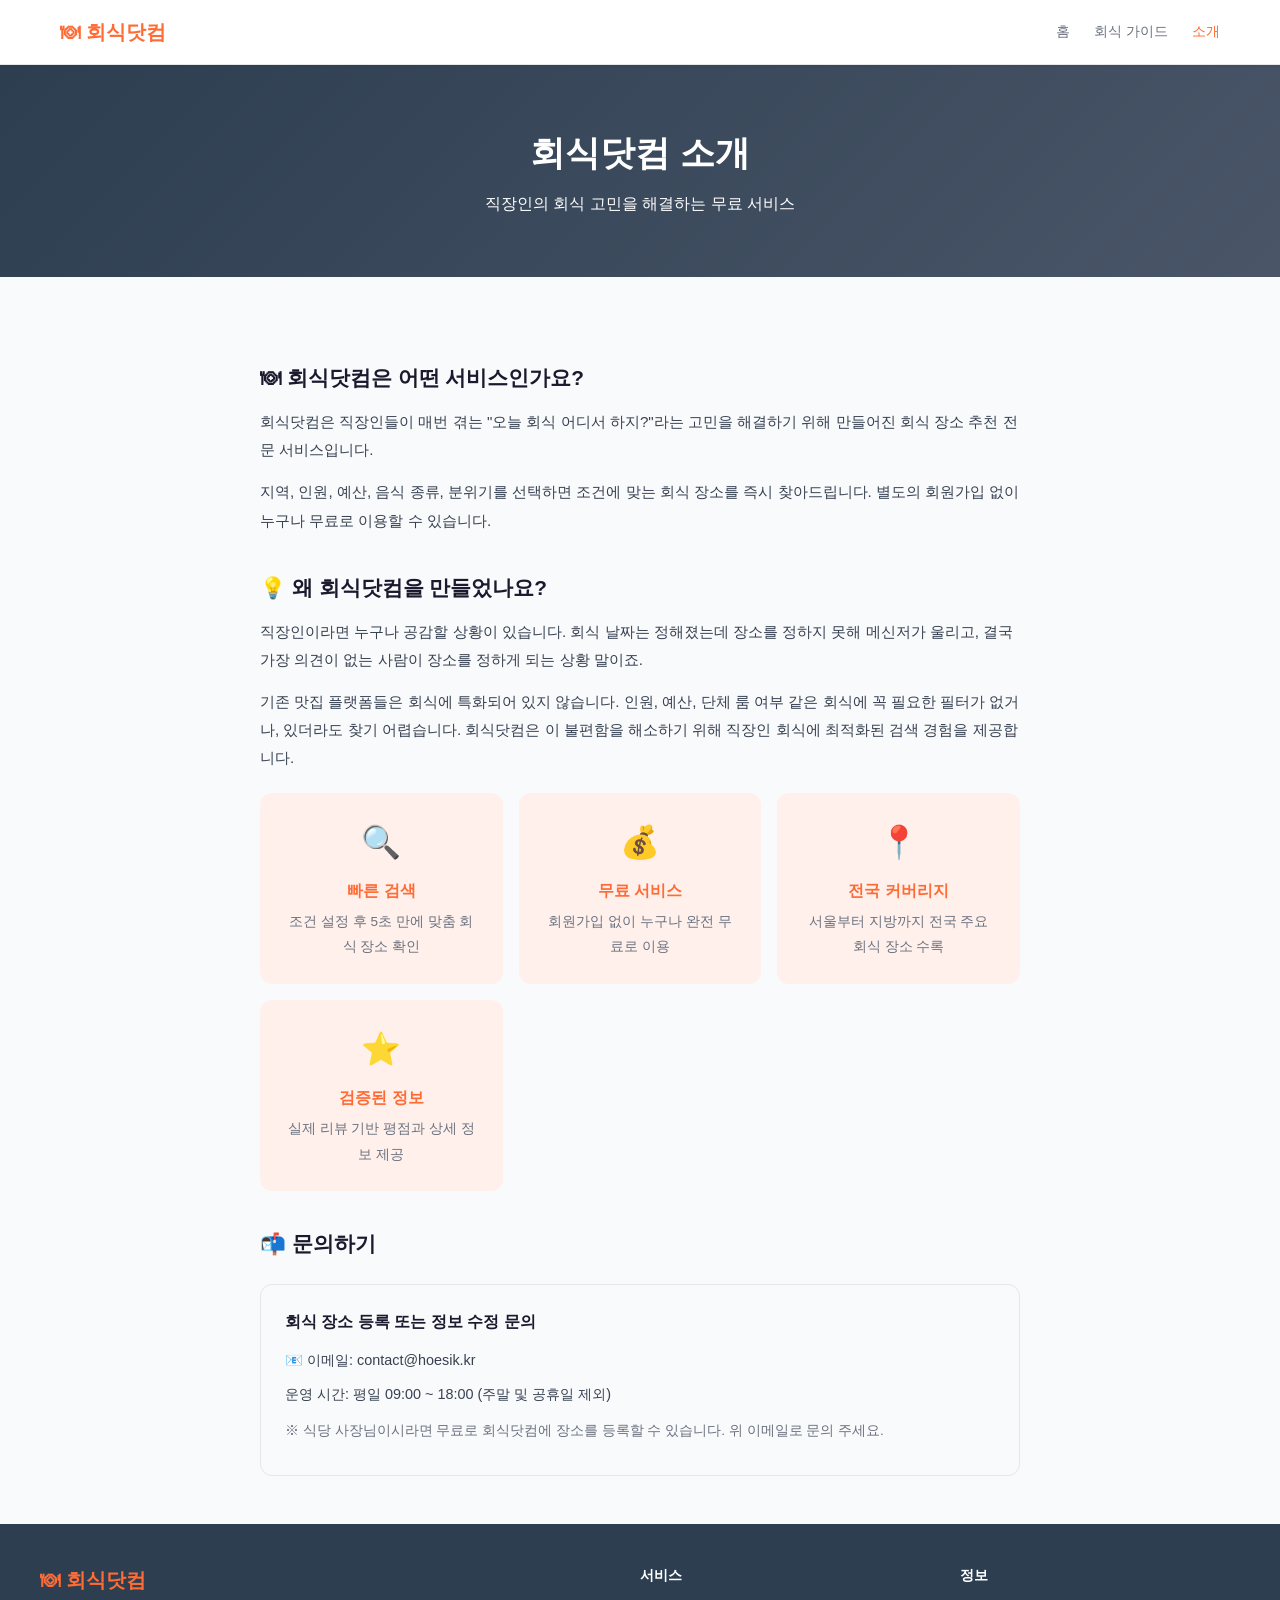
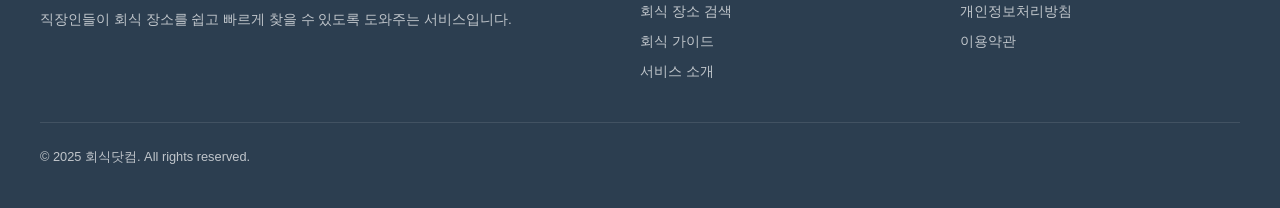
<file: about.html>
<!DOCTYPE html>
<html lang="ko">
<head>
  <meta charset="UTF-8">
  <meta name="viewport" content="width=device-width, initial-scale=1.0">
  <title>서비스 소개 | 회식닷컴</title>
  <meta name="description" content="회식닷컴은 직장인들이 회식 장소를 쉽고 빠르게 찾을 수 있도록 도와주는 무료 서비스입니다.">
  <link rel="stylesheet" href="./css/style.css">
  <style>
    .about-hero { background:linear-gradient(135deg,#2C3E50,#4a5568); color:white; padding:60px 20px; text-align:center; }
    .about-hero h1 { font-size:clamp(1.6rem,4vw,2.2rem); font-weight:900; margin-bottom:10px; }
    .about-page { max-width:800px; margin:0 auto; padding:48px 20px; }
    .about-page h2 { font-size:1.3rem; font-weight:800; margin:36px 0 14px; }
    .about-page p { font-size:.95rem; color:#374151; line-height:1.85; margin-bottom:14px; }
    .value-grid { display:grid; grid-template-columns:repeat(auto-fit,minmax(200px,1fr)); gap:16px; margin:20px 0; }
    .value-card { background:var(--primary-light); border-radius:var(--radius); padding:24px; text-align:center; }
    .value-card .icon { font-size:2rem; margin-bottom:10px; }
    .value-card h3 { font-size:1rem; font-weight:800; color:var(--primary); margin-bottom:6px; }
    .value-card p { font-size:.85rem; color:#6b7280; margin:0; }
    .contact-box { background:var(--bg); border:1px solid var(--border); border-radius:var(--radius); padding:24px; margin-top:24px; }
    .contact-box h3 { font-size:1rem; font-weight:800; margin-bottom:12px; }
    .contact-box p { font-size:.9rem; margin-bottom:8px; }
  </style>
</head>
<body>
<header>
  <div class="header-inner">
    <a href="/" class="logo">🍽 회식닷컴</a>
    <nav>
      <a href="/">홈</a>
      <a href="/guide.html">회식 가이드</a>
      <a href="/about.html" style="color:var(--primary)">소개</a>
    </nav>
  </div>
</header>

<div class="about-hero">
  <h1>회식닷컴 소개</h1>
  <p>직장인의 회식 고민을 해결하는 무료 서비스</p>
</div>

<div class="about-page">
  <h2>🍽 회식닷컴은 어떤 서비스인가요?</h2>
  <p>회식닷컴은 직장인들이 매번 겪는 "오늘 회식 어디서 하지?"라는 고민을 해결하기 위해 만들어진 회식 장소 추천 전문 서비스입니다.</p>
  <p>지역, 인원, 예산, 음식 종류, 분위기를 선택하면 조건에 맞는 회식 장소를 즉시 찾아드립니다. 별도의 회원가입 없이 누구나 무료로 이용할 수 있습니다.</p>

  <h2>💡 왜 회식닷컴을 만들었나요?</h2>
  <p>직장인이라면 누구나 공감할 상황이 있습니다. 회식 날짜는 정해졌는데 장소를 정하지 못해 메신저가 울리고, 결국 가장 의견이 없는 사람이 장소를 정하게 되는 상황 말이죠.</p>
  <p>기존 맛집 플랫폼들은 회식에 특화되어 있지 않습니다. 인원, 예산, 단체 룸 여부 같은 회식에 꼭 필요한 필터가 없거나, 있더라도 찾기 어렵습니다. 회식닷컴은 이 불편함을 해소하기 위해 직장인 회식에 최적화된 검색 경험을 제공합니다.</p>

  <div class="value-grid">
    <div class="value-card">
      <div class="icon">🔍</div>
      <h3>빠른 검색</h3>
      <p>조건 설정 후 5초 만에 맞춤 회식 장소 확인</p>
    </div>
    <div class="value-card">
      <div class="icon">💰</div>
      <h3>무료 서비스</h3>
      <p>회원가입 없이 누구나 완전 무료로 이용</p>
    </div>
    <div class="value-card">
      <div class="icon">📍</div>
      <h3>전국 커버리지</h3>
      <p>서울부터 지방까지 전국 주요 회식 장소 수록</p>
    </div>
    <div class="value-card">
      <div class="icon">⭐</div>
      <h3>검증된 정보</h3>
      <p>실제 리뷰 기반 평점과 상세 정보 제공</p>
    </div>
  </div>

  <h2>📬 문의하기</h2>
  <div class="contact-box">
    <h3>회식 장소 등록 또는 정보 수정 문의</h3>
    <p>📧 이메일: contact@hoesik.kr</p>
    <p>운영 시간: 평일 09:00 ~ 18:00 (주말 및 공휴일 제외)</p>
    <p style="font-size:.85rem;color:var(--text-muted);margin-top:10px">※ 식당 사장님이시라면 무료로 회식닷컴에 장소를 등록할 수 있습니다. 위 이메일로 문의 주세요.</p>
  </div>
</div>

<footer>
  <div class="footer-inner">
    <div class="footer-brand">
      <div class="logo">🍽 회식닷컴</div>
      <p>직장인들이 회식 장소를 쉽고 빠르게 찾을 수 있도록 도와주는 서비스입니다.</p>
    </div>
    <div class="footer-col">
      <h4>서비스</h4>
      <a href="/">회식 장소 검색</a>
      <a href="/guide.html">회식 가이드</a>
      <a href="/about.html">서비스 소개</a>
    </div>
    <div class="footer-col">
      <h4>정보</h4>
      <a href="/privacy.html">개인정보처리방침</a>
      <a href="/terms.html">이용약관</a>
    </div>
  </div>
  <div class="footer-bottom">
    <span>© 2025 회식닷컴. All rights reserved.</span>
  </div>
</footer>
</body>
</html>
</file>
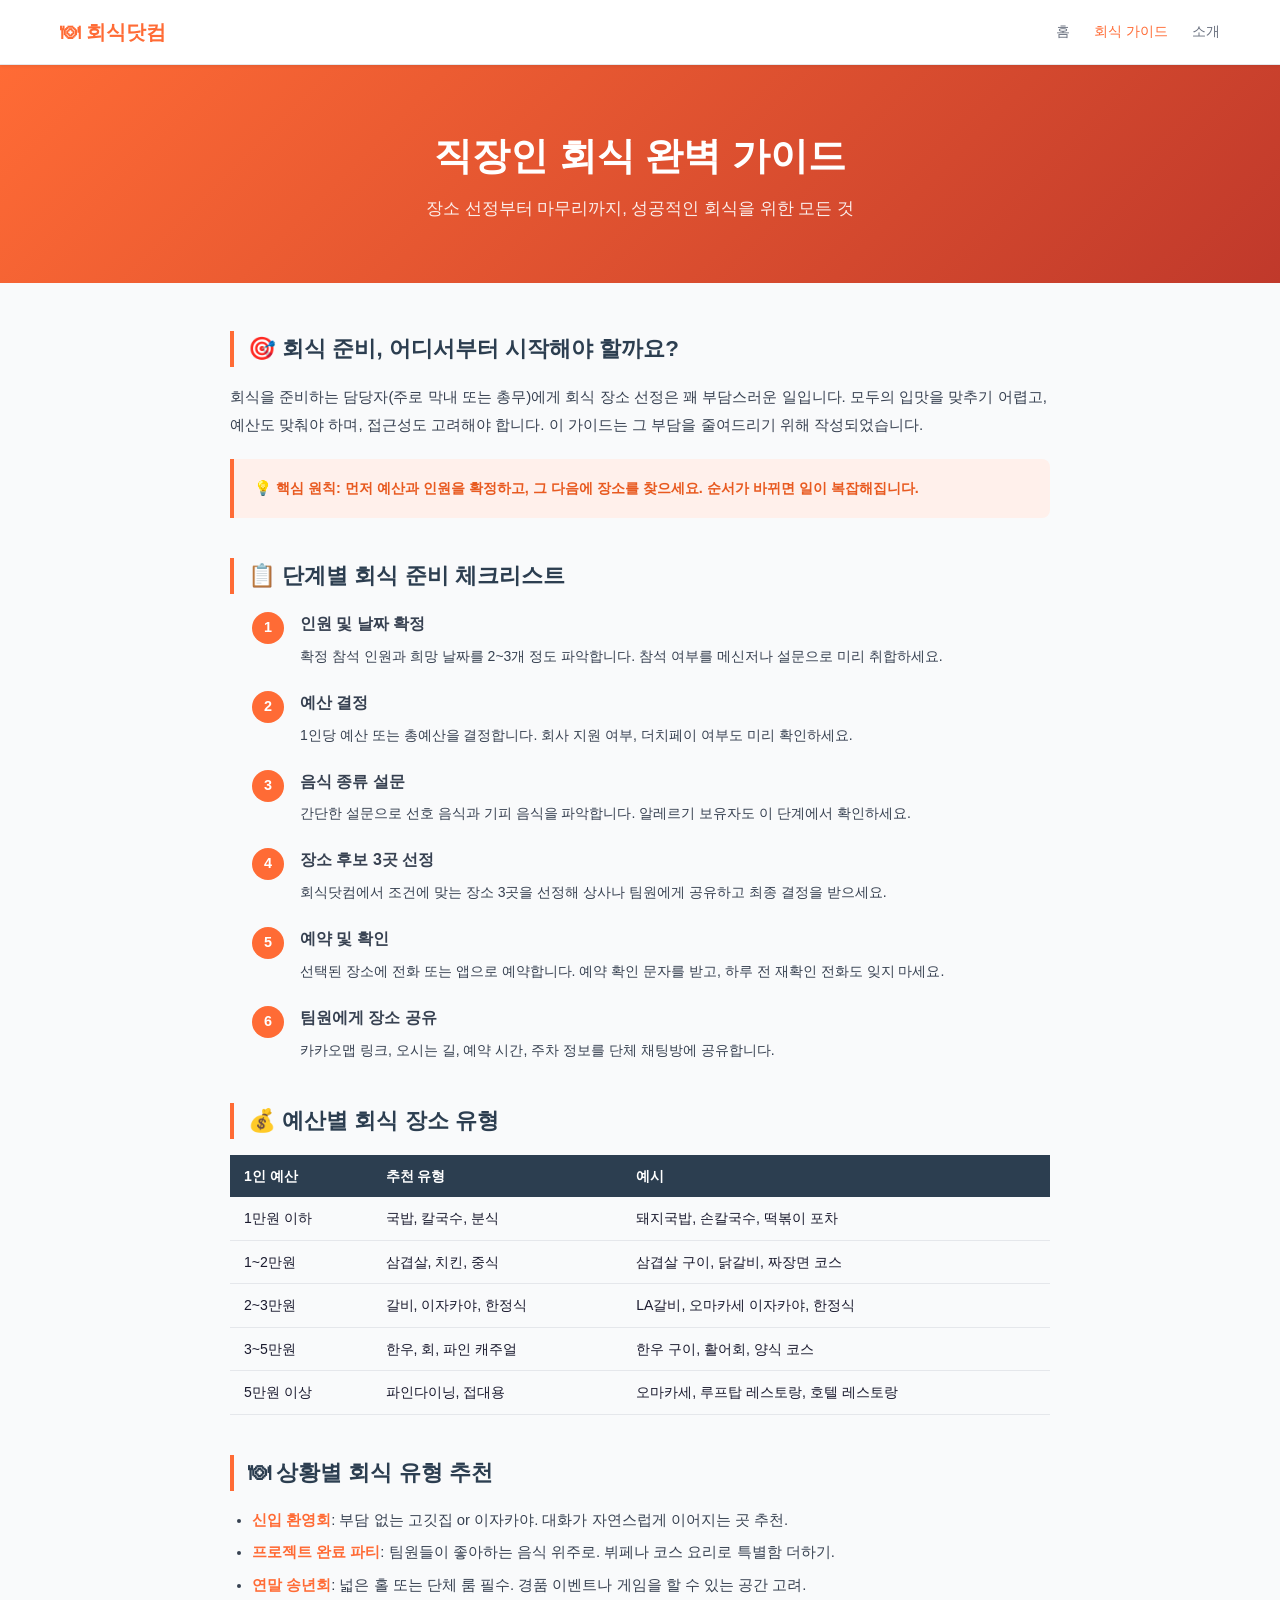
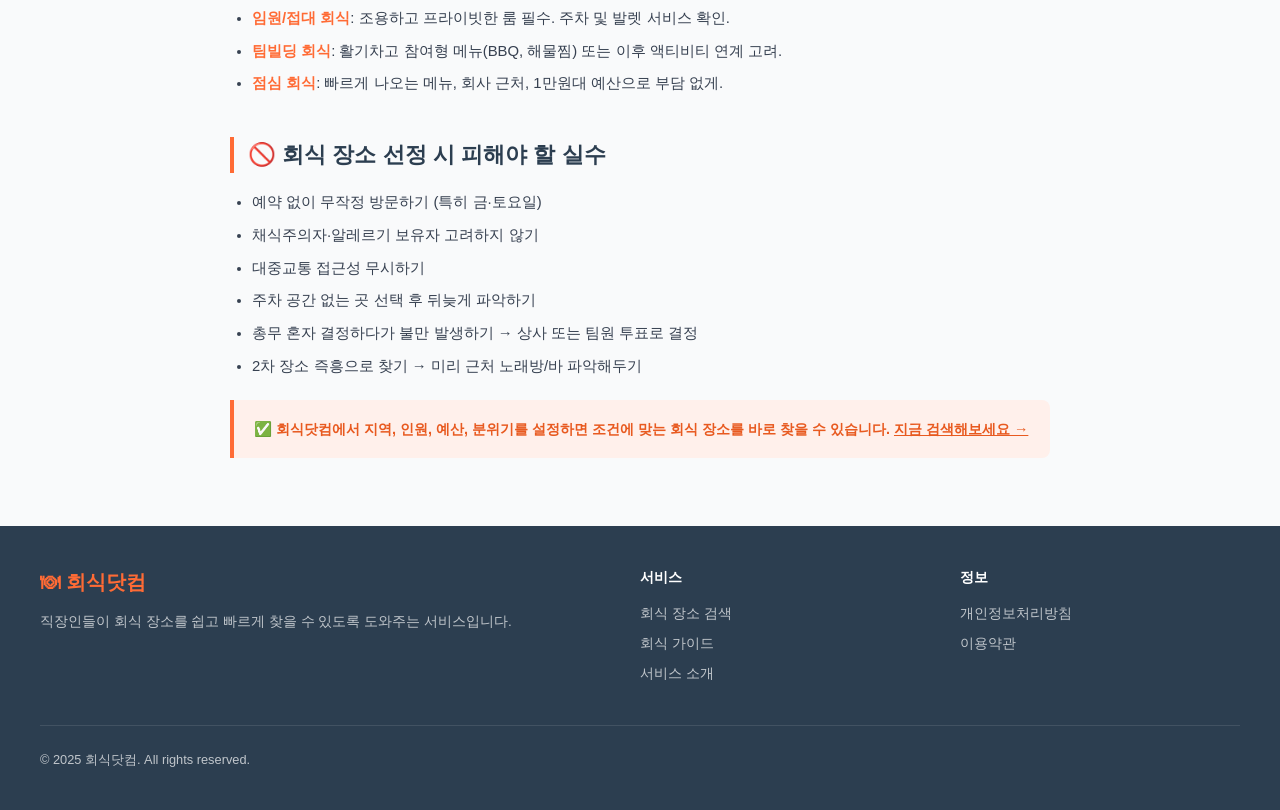
<file: guide.html>
<!DOCTYPE html>
<html lang="ko">
<head>
  <meta charset="UTF-8">
  <meta name="viewport" content="width=device-width, initial-scale=1.0">
  <title>회식 가이드 - 직장인 회식 완벽 준비 가이드 | 회식닷컴</title>
  <meta name="description" content="직장인 회식을 성공적으로 준비하는 완벽 가이드. 장소 선정부터 예약, 메뉴 선택, 비용 정산까지 단계별로 안내해드립니다.">
  <link rel="stylesheet" href="./css/style.css">
  <style>
    .guide-hero { background: linear-gradient(135deg,#FF6B35,#c0392b); color:white; padding:60px 20px; text-align:center; }
    .guide-hero h1 { font-size:clamp(1.6rem,4vw,2.4rem); font-weight:900; margin-bottom:10px; }
    .guide-hero p { opacity:.9; font-size:1.05rem; }
    .guide-page { max-width:860px; margin:0 auto; padding:48px 20px; }
    .guide-page h2 { font-size:1.4rem; font-weight:900; margin:40px 0 16px; color:var(--secondary); border-left:4px solid var(--primary); padding-left:14px; }
    .guide-page h2:first-child { margin-top:0; }
    .guide-page p { font-size:.95rem; color:#374151; line-height:1.85; margin-bottom:14px; }
    .guide-page ul, .guide-page ol { padding-left:22px; margin-bottom:16px; }
    .guide-page li { font-size:.93rem; color:#374151; line-height:1.8; margin-bottom:6px; }
    .guide-page strong { color:var(--primary); }
    .callout { background:var(--primary-light); border-left:4px solid var(--primary); border-radius:0 var(--radius-sm) var(--radius-sm) 0; padding:16px 20px; margin:20px 0; }
    .callout p { margin:0; font-size:.9rem; color:var(--primary-dark); font-weight:600; }
    .step-list { counter-reset:step; list-style:none; padding:0; }
    .step-list li { counter-increment:step; display:flex; gap:16px; margin-bottom:20px; }
    .step-list li::before { content:counter(step); background:var(--primary); color:white; width:32px; height:32px; border-radius:50%; display:flex; align-items:center; justify-content:center; font-weight:900; font-size:.9rem; flex-shrink:0; margin-top:2px; }
    .step-content h4 { font-size:1rem; font-weight:800; margin-bottom:4px; }
    .step-content p { font-size:.88rem; margin:0; }
    table { width:100%; border-collapse:collapse; margin:16px 0; font-size:.88rem; }
    th { background:var(--secondary); color:white; padding:10px 14px; text-align:left; }
    td { padding:10px 14px; border-bottom:1px solid var(--border); }
    tr:nth-child(even) td { background:var(--bg); }
  </style>
</head>
<body>
<header>
  <div class="header-inner">
    <a href="/" class="logo">🍽 회식닷컴</a>
    <nav>
      <a href="/">홈</a>
      <a href="/guide.html" style="color:var(--primary)">회식 가이드</a>
      <a href="/about.html">소개</a>
    </nav>
  </div>
</header>

<div class="guide-hero">
  <h1>직장인 회식 완벽 가이드</h1>
  <p>장소 선정부터 마무리까지, 성공적인 회식을 위한 모든 것</p>
</div>

<div class="guide-page">

  <h2>🎯 회식 준비, 어디서부터 시작해야 할까요?</h2>
  <p>회식을 준비하는 담당자(주로 막내 또는 총무)에게 회식 장소 선정은 꽤 부담스러운 일입니다. 모두의 입맛을 맞추기 어렵고, 예산도 맞춰야 하며, 접근성도 고려해야 합니다. 이 가이드는 그 부담을 줄여드리기 위해 작성되었습니다.</p>

  <div class="callout"><p>💡 핵심 원칙: 먼저 예산과 인원을 확정하고, 그 다음에 장소를 찾으세요. 순서가 바뀌면 일이 복잡해집니다.</p></div>

  <h2>📋 단계별 회식 준비 체크리스트</h2>
  <ol class="step-list">
    <li>
      <div class="step-content">
        <h4>인원 및 날짜 확정</h4>
        <p>확정 참석 인원과 희망 날짜를 2~3개 정도 파악합니다. 참석 여부를 메신저나 설문으로 미리 취합하세요.</p>
      </div>
    </li>
    <li>
      <div class="step-content">
        <h4>예산 결정</h4>
        <p>1인당 예산 또는 총예산을 결정합니다. 회사 지원 여부, 더치페이 여부도 미리 확인하세요.</p>
      </div>
    </li>
    <li>
      <div class="step-content">
        <h4>음식 종류 설문</h4>
        <p>간단한 설문으로 선호 음식과 기피 음식을 파악합니다. 알레르기 보유자도 이 단계에서 확인하세요.</p>
      </div>
    </li>
    <li>
      <div class="step-content">
        <h4>장소 후보 3곳 선정</h4>
        <p>회식닷컴에서 조건에 맞는 장소 3곳을 선정해 상사나 팀원에게 공유하고 최종 결정을 받으세요.</p>
      </div>
    </li>
    <li>
      <div class="step-content">
        <h4>예약 및 확인</h4>
        <p>선택된 장소에 전화 또는 앱으로 예약합니다. 예약 확인 문자를 받고, 하루 전 재확인 전화도 잊지 마세요.</p>
      </div>
    </li>
    <li>
      <div class="step-content">
        <h4>팀원에게 장소 공유</h4>
        <p>카카오맵 링크, 오시는 길, 예약 시간, 주차 정보를 단체 채팅방에 공유합니다.</p>
      </div>
    </li>
  </ol>

  <h2>💰 예산별 회식 장소 유형</h2>
  <table>
    <thead><tr><th>1인 예산</th><th>추천 유형</th><th>예시</th></tr></thead>
    <tbody>
      <tr><td>1만원 이하</td><td>국밥, 칼국수, 분식</td><td>돼지국밥, 손칼국수, 떡볶이 포차</td></tr>
      <tr><td>1~2만원</td><td>삼겹살, 치킨, 중식</td><td>삼겹살 구이, 닭갈비, 짜장면 코스</td></tr>
      <tr><td>2~3만원</td><td>갈비, 이자카야, 한정식</td><td>LA갈비, 오마카세 이자카야, 한정식</td></tr>
      <tr><td>3~5만원</td><td>한우, 회, 파인 캐주얼</td><td>한우 구이, 활어회, 양식 코스</td></tr>
      <tr><td>5만원 이상</td><td>파인다이닝, 접대용</td><td>오마카세, 루프탑 레스토랑, 호텔 레스토랑</td></tr>
    </tbody>
  </table>

  <h2>🍽 상황별 회식 유형 추천</h2>
  <ul>
    <li><strong>신입 환영회</strong>: 부담 없는 고깃집 or 이자카야. 대화가 자연스럽게 이어지는 곳 추천.</li>
    <li><strong>프로젝트 완료 파티</strong>: 팀원들이 좋아하는 음식 위주로. 뷔페나 코스 요리로 특별함 더하기.</li>
    <li><strong>연말 송년회</strong>: 넓은 홀 또는 단체 룸 필수. 경품 이벤트나 게임을 할 수 있는 공간 고려.</li>
    <li><strong>임원/접대 회식</strong>: 조용하고 프라이빗한 룸 필수. 주차 및 발렛 서비스 확인.</li>
    <li><strong>팀빌딩 회식</strong>: 활기차고 참여형 메뉴(BBQ, 해물찜) 또는 이후 액티비티 연계 고려.</li>
    <li><strong>점심 회식</strong>: 빠르게 나오는 메뉴, 회사 근처, 1만원대 예산으로 부담 없게.</li>
  </ul>

  <h2>🚫 회식 장소 선정 시 피해야 할 실수</h2>
  <ul>
    <li>예약 없이 무작정 방문하기 (특히 금·토요일)</li>
    <li>채식주의자·알레르기 보유자 고려하지 않기</li>
    <li>대중교통 접근성 무시하기</li>
    <li>주차 공간 없는 곳 선택 후 뒤늦게 파악하기</li>
    <li>총무 혼자 결정하다가 불만 발생하기 → 상사 또는 팀원 투표로 결정</li>
    <li>2차 장소 즉흥으로 찾기 → 미리 근처 노래방/바 파악해두기</li>
  </ul>

  <div class="callout"><p>✅ 회식닷컴에서 지역, 인원, 예산, 분위기를 설정하면 조건에 맞는 회식 장소를 바로 찾을 수 있습니다. <a href="/" style="color:var(--primary-dark);text-decoration:underline">지금 검색해보세요 →</a></p></div>

</div>

<footer>
  <div class="footer-inner">
    <div class="footer-brand">
      <div class="logo">🍽 회식닷컴</div>
      <p>직장인들이 회식 장소를 쉽고 빠르게 찾을 수 있도록 도와주는 서비스입니다.</p>
    </div>
    <div class="footer-col">
      <h4>서비스</h4>
      <a href="/">회식 장소 검색</a>
      <a href="/guide.html">회식 가이드</a>
      <a href="/about.html">서비스 소개</a>
    </div>
    <div class="footer-col">
      <h4>정보</h4>
      <a href="/privacy.html">개인정보처리방침</a>
      <a href="/terms.html">이용약관</a>
    </div>
  </div>
  <div class="footer-bottom">
    <span>© 2025 회식닷컴. All rights reserved.</span>
  </div>
</footer>
</body>
</html>
</file>
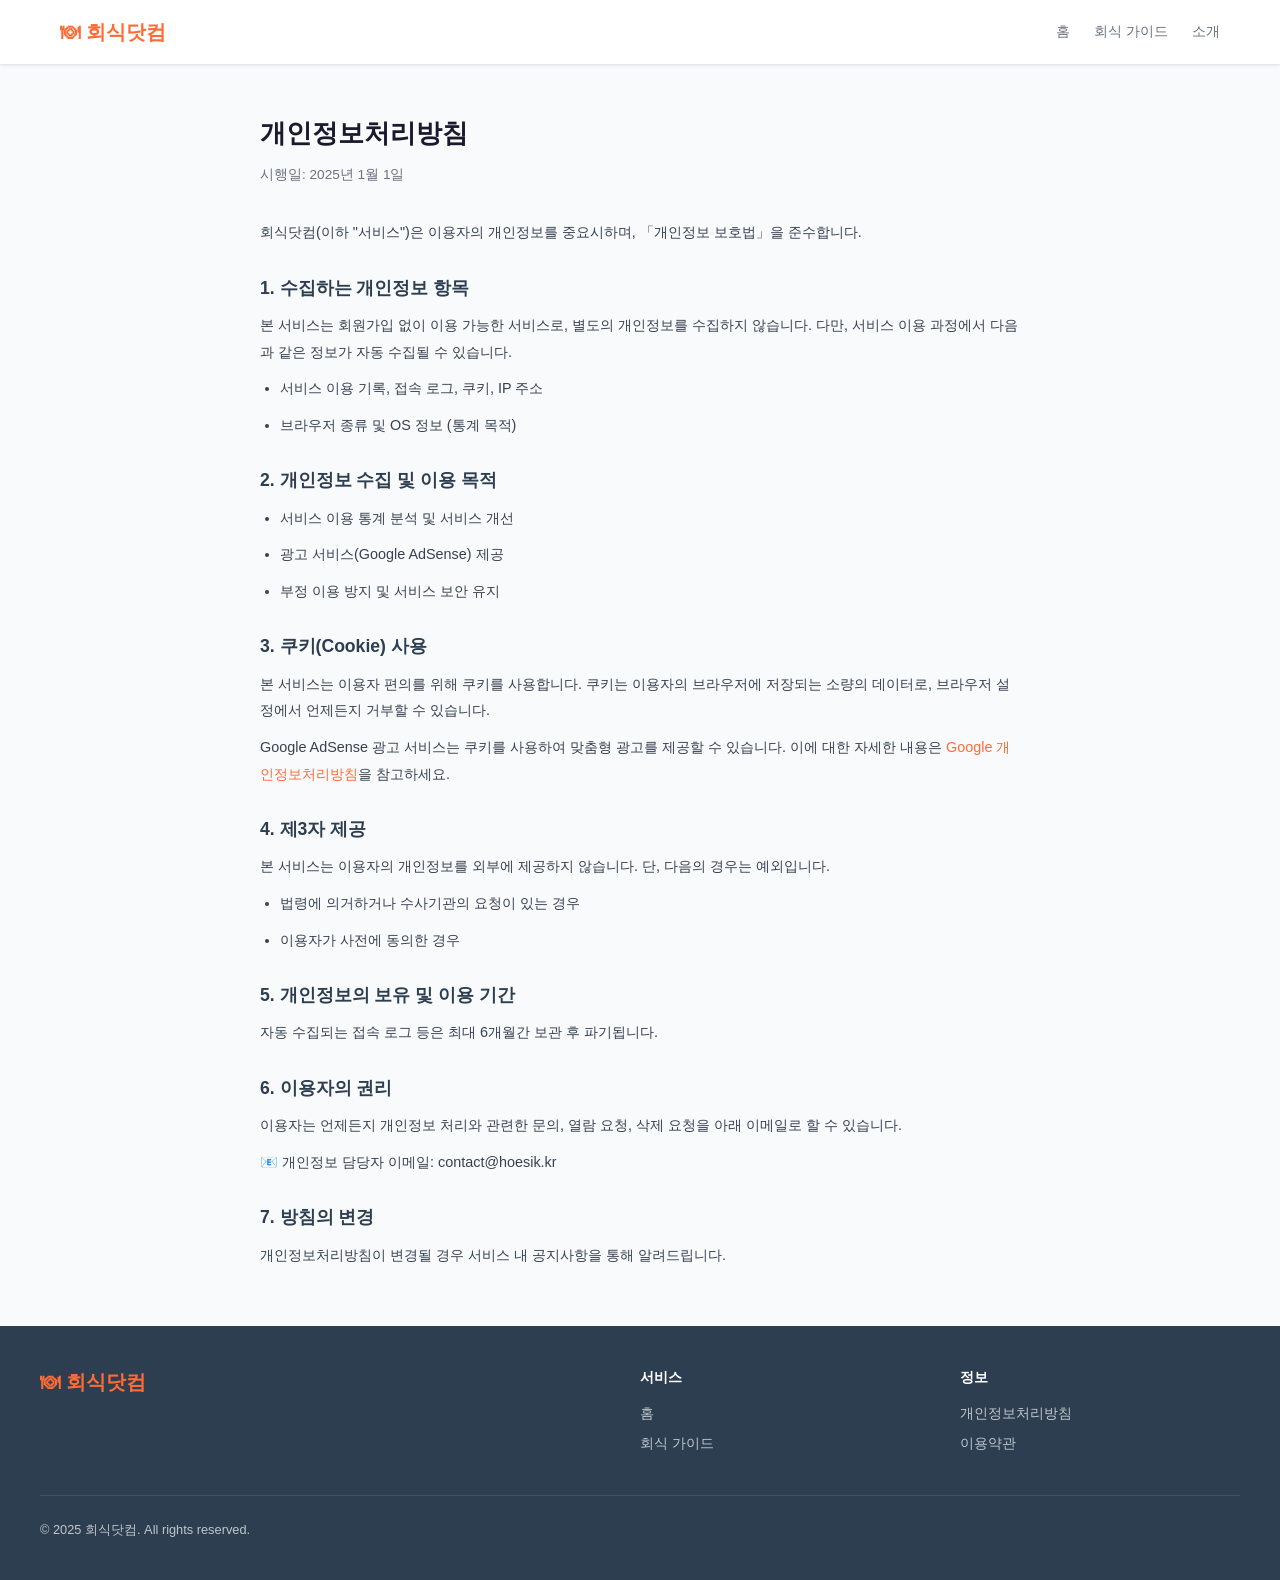
<file: privacy.html>
<!DOCTYPE html>
<html lang="ko">
<head>
  <meta charset="UTF-8">
  <meta name="viewport" content="width=device-width, initial-scale=1.0">
  <title>개인정보처리방침 | 회식닷컴</title>
  <link rel="stylesheet" href="./css/style.css">
  <style>
    .policy-page { max-width:800px; margin:0 auto; padding:48px 20px; }
    .policy-page h1 { font-size:1.6rem; font-weight:900; margin-bottom:8px; }
    .policy-page .date { font-size:.85rem; color:var(--text-muted); margin-bottom:32px; }
    .policy-page h2 { font-size:1.1rem; font-weight:800; margin:28px 0 10px; color:var(--secondary); }
    .policy-page p, .policy-page li { font-size:.9rem; color:#374151; line-height:1.85; margin-bottom:10px; }
    .policy-page ul { padding-left:20px; }
  </style>
</head>
<body>
<header>
  <div class="header-inner">
    <a href="/" class="logo">🍽 회식닷컴</a>
    <nav><a href="/">홈</a><a href="/guide.html">회식 가이드</a><a href="/about.html">소개</a></nav>
  </div>
</header>

<div class="policy-page">
  <h1>개인정보처리방침</h1>
  <p class="date">시행일: 2025년 1월 1일</p>

  <p>회식닷컴(이하 "서비스")은 이용자의 개인정보를 중요시하며, 「개인정보 보호법」을 준수합니다.</p>

  <h2>1. 수집하는 개인정보 항목</h2>
  <p>본 서비스는 회원가입 없이 이용 가능한 서비스로, 별도의 개인정보를 수집하지 않습니다. 다만, 서비스 이용 과정에서 다음과 같은 정보가 자동 수집될 수 있습니다.</p>
  <ul>
    <li>서비스 이용 기록, 접속 로그, 쿠키, IP 주소</li>
    <li>브라우저 종류 및 OS 정보 (통계 목적)</li>
  </ul>

  <h2>2. 개인정보 수집 및 이용 목적</h2>
  <ul>
    <li>서비스 이용 통계 분석 및 서비스 개선</li>
    <li>광고 서비스(Google AdSense) 제공</li>
    <li>부정 이용 방지 및 서비스 보안 유지</li>
  </ul>

  <h2>3. 쿠키(Cookie) 사용</h2>
  <p>본 서비스는 이용자 편의를 위해 쿠키를 사용합니다. 쿠키는 이용자의 브라우저에 저장되는 소량의 데이터로, 브라우저 설정에서 언제든지 거부할 수 있습니다.</p>
  <p>Google AdSense 광고 서비스는 쿠키를 사용하여 맞춤형 광고를 제공할 수 있습니다. 이에 대한 자세한 내용은 <a href="https://policies.google.com/privacy" target="_blank" rel="noopener" style="color:var(--primary)">Google 개인정보처리방침</a>을 참고하세요.</p>

  <h2>4. 제3자 제공</h2>
  <p>본 서비스는 이용자의 개인정보를 외부에 제공하지 않습니다. 단, 다음의 경우는 예외입니다.</p>
  <ul>
    <li>법령에 의거하거나 수사기관의 요청이 있는 경우</li>
    <li>이용자가 사전에 동의한 경우</li>
  </ul>

  <h2>5. 개인정보의 보유 및 이용 기간</h2>
  <p>자동 수집되는 접속 로그 등은 최대 6개월간 보관 후 파기됩니다.</p>

  <h2>6. 이용자의 권리</h2>
  <p>이용자는 언제든지 개인정보 처리와 관련한 문의, 열람 요청, 삭제 요청을 아래 이메일로 할 수 있습니다.</p>
  <p>📧 개인정보 담당자 이메일: contact@hoesik.kr</p>

  <h2>7. 방침의 변경</h2>
  <p>개인정보처리방침이 변경될 경우 서비스 내 공지사항을 통해 알려드립니다.</p>
</div>

<footer>
  <div class="footer-inner">
    <div class="footer-brand"><div class="logo">🍽 회식닷컴</div></div>
    <div class="footer-col"><h4>서비스</h4><a href="/">홈</a><a href="/guide.html">회식 가이드</a></div>
    <div class="footer-col"><h4>정보</h4><a href="/privacy.html">개인정보처리방침</a><a href="/terms.html">이용약관</a></div>
  </div>
  <div class="footer-bottom"><span>© 2025 회식닷컴. All rights reserved.</span></div>
</footer>
</body>
</html>
</file>
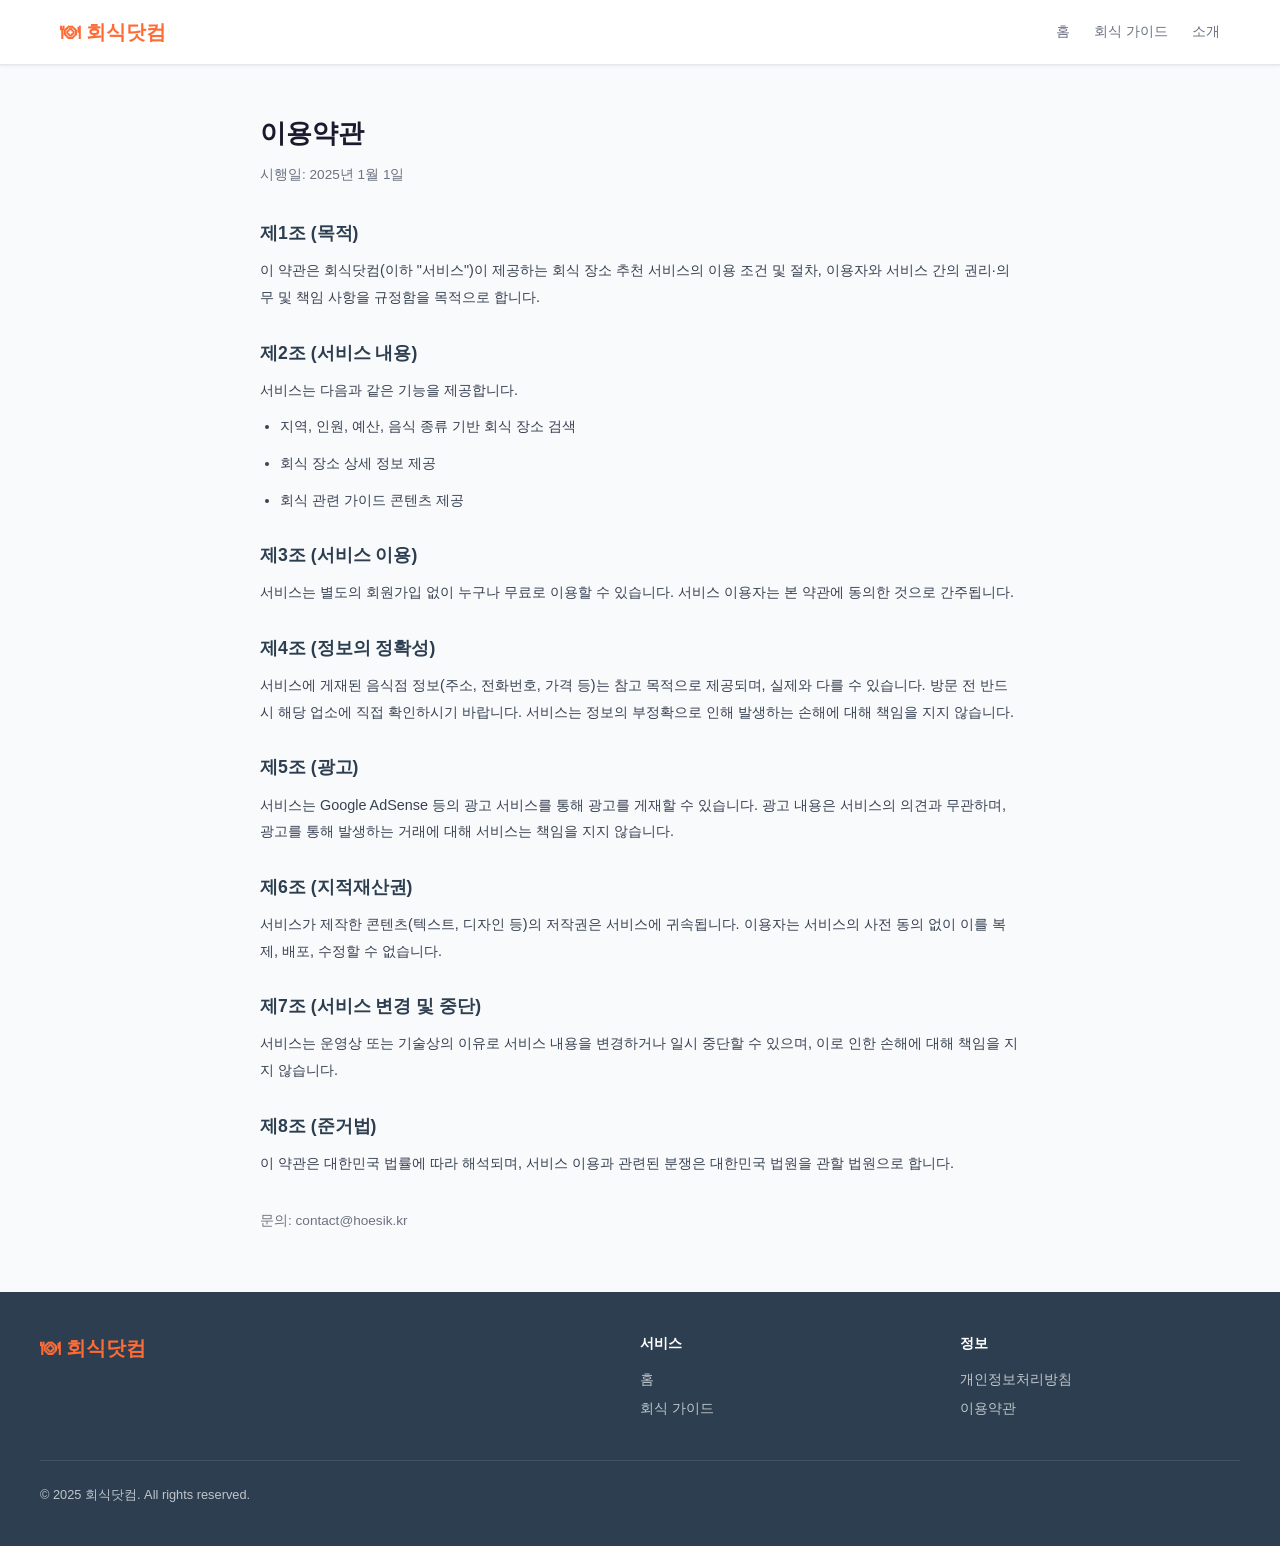
<file: terms.html>
<!DOCTYPE html>
<html lang="ko">
<head>
  <meta charset="UTF-8">
  <meta name="viewport" content="width=device-width, initial-scale=1.0">
  <title>이용약관 | 회식닷컴</title>
  <link rel="stylesheet" href="./css/style.css">
  <style>
    .policy-page { max-width:800px; margin:0 auto; padding:48px 20px; }
    .policy-page h1 { font-size:1.6rem; font-weight:900; margin-bottom:8px; }
    .policy-page .date { font-size:.85rem; color:var(--text-muted); margin-bottom:32px; }
    .policy-page h2 { font-size:1.1rem; font-weight:800; margin:28px 0 10px; color:var(--secondary); }
    .policy-page p, .policy-page li { font-size:.9rem; color:#374151; line-height:1.85; margin-bottom:10px; }
    .policy-page ul { padding-left:20px; }
  </style>
</head>
<body>
<header>
  <div class="header-inner">
    <a href="/" class="logo">🍽 회식닷컴</a>
    <nav><a href="/">홈</a><a href="/guide.html">회식 가이드</a><a href="/about.html">소개</a></nav>
  </div>
</header>

<div class="policy-page">
  <h1>이용약관</h1>
  <p class="date">시행일: 2025년 1월 1일</p>

  <h2>제1조 (목적)</h2>
  <p>이 약관은 회식닷컴(이하 "서비스")이 제공하는 회식 장소 추천 서비스의 이용 조건 및 절차, 이용자와 서비스 간의 권리·의무 및 책임 사항을 규정함을 목적으로 합니다.</p>

  <h2>제2조 (서비스 내용)</h2>
  <p>서비스는 다음과 같은 기능을 제공합니다.</p>
  <ul>
    <li>지역, 인원, 예산, 음식 종류 기반 회식 장소 검색</li>
    <li>회식 장소 상세 정보 제공</li>
    <li>회식 관련 가이드 콘텐츠 제공</li>
  </ul>

  <h2>제3조 (서비스 이용)</h2>
  <p>서비스는 별도의 회원가입 없이 누구나 무료로 이용할 수 있습니다. 서비스 이용자는 본 약관에 동의한 것으로 간주됩니다.</p>

  <h2>제4조 (정보의 정확성)</h2>
  <p>서비스에 게재된 음식점 정보(주소, 전화번호, 가격 등)는 참고 목적으로 제공되며, 실제와 다를 수 있습니다. 방문 전 반드시 해당 업소에 직접 확인하시기 바랍니다. 서비스는 정보의 부정확으로 인해 발생하는 손해에 대해 책임을 지지 않습니다.</p>

  <h2>제5조 (광고)</h2>
  <p>서비스는 Google AdSense 등의 광고 서비스를 통해 광고를 게재할 수 있습니다. 광고 내용은 서비스의 의견과 무관하며, 광고를 통해 발생하는 거래에 대해 서비스는 책임을 지지 않습니다.</p>

  <h2>제6조 (지적재산권)</h2>
  <p>서비스가 제작한 콘텐츠(텍스트, 디자인 등)의 저작권은 서비스에 귀속됩니다. 이용자는 서비스의 사전 동의 없이 이를 복제, 배포, 수정할 수 없습니다.</p>

  <h2>제7조 (서비스 변경 및 중단)</h2>
  <p>서비스는 운영상 또는 기술상의 이유로 서비스 내용을 변경하거나 일시 중단할 수 있으며, 이로 인한 손해에 대해 책임을 지지 않습니다.</p>

  <h2>제8조 (준거법)</h2>
  <p>이 약관은 대한민국 법률에 따라 해석되며, 서비스 이용과 관련된 분쟁은 대한민국 법원을 관할 법원으로 합니다.</p>

  <p style="margin-top:32px;color:var(--text-muted);font-size:.85rem">문의: contact@hoesik.kr</p>
</div>

<footer>
  <div class="footer-inner">
    <div class="footer-brand"><div class="logo">🍽 회식닷컴</div></div>
    <div class="footer-col"><h4>서비스</h4><a href="/">홈</a><a href="/guide.html">회식 가이드</a></div>
    <div class="footer-col"><h4>정보</h4><a href="/privacy.html">개인정보처리방침</a><a href="/terms.html">이용약관</a></div>
  </div>
  <div class="footer-bottom"><span>© 2025 회식닷컴. All rights reserved.</span></div>
</footer>
</body>
</html>
</file>
<file: css/style.css>
/* ===== Reset & Base ===== */
*, *::before, *::after { box-sizing: border-box; margin: 0; padding: 0; }

:root {
  --primary: #FF6B35;
  --primary-dark: #E85A20;
  --primary-light: #FFF0EB;
  --secondary: #2C3E50;
  --text: #1a1a2e;
  --text-muted: #6b7280;
  --border: #e5e7eb;
  --bg: #f9fafb;
  --white: #ffffff;
  --shadow-sm: 0 1px 3px rgba(0,0,0,0.08);
  --shadow-md: 0 4px 16px rgba(0,0,0,0.10);
  --shadow-lg: 0 8px 32px rgba(0,0,0,0.12);
  --radius: 12px;
  --radius-sm: 8px;
}

html { scroll-behavior: smooth; }
body { font-family: 'Pretendard', 'Apple SD Gothic Neo', 'Malgun Gothic', sans-serif; color: var(--text); background: var(--bg); line-height: 1.6; }
a { text-decoration: none; color: inherit; }
img { max-width: 100%; display: block; }

/* ===== Header ===== */
header {
  background: var(--white);
  border-bottom: 1px solid var(--border);
  position: sticky; top: 0; z-index: 100;
  box-shadow: var(--shadow-sm);
}
.header-inner {
  max-width: 1200px; margin: 0 auto;
  padding: 0 20px;
  display: flex; align-items: center; justify-content: space-between;
  height: 64px;
}
.logo { display: flex; align-items: center; gap: 8px; font-size: 1.25rem; font-weight: 800; color: var(--primary); }
.logo span { color: var(--secondary); }
nav { display: flex; gap: 24px; }
nav a { font-size: 0.9rem; color: var(--text-muted); font-weight: 500; transition: color 0.2s; }
nav a:hover { color: var(--primary); }

/* ===== Hero ===== */
.hero {
  background: linear-gradient(135deg, #FF6B35 0%, #E85A20 40%, #c0392b 100%);
  color: white; text-align: center;
  padding: 80px 20px 60px;
}
.hero h1 { font-size: clamp(1.8rem, 4vw, 2.8rem); font-weight: 900; margin-bottom: 12px; line-height: 1.3; }
.hero p { font-size: 1.05rem; opacity: 0.9; margin-bottom: 40px; }

/* ===== Search Box ===== */
.search-box {
  background: white; border-radius: 16px; padding: 28px;
  max-width: 860px; margin: 0 auto;
  box-shadow: var(--shadow-lg);
}
.filters-grid {
  display: grid; grid-template-columns: repeat(auto-fit, minmax(160px, 1fr)); gap: 12px; margin-bottom: 16px;
}
.filter-group label { display: block; font-size: 0.78rem; font-weight: 700; color: var(--text-muted); margin-bottom: 6px; text-transform: uppercase; letter-spacing: 0.04em; }
.filter-group select, .filter-group input {
  width: 100%; padding: 10px 12px; border: 1.5px solid var(--border);
  border-radius: var(--radius-sm); font-size: 0.95rem; color: var(--text);
  background: var(--white); cursor: pointer; transition: border-color 0.2s;
  -webkit-appearance: none; appearance: none;
}
.filter-group select {
  padding-right: 36px;
  background-image: url("data:image/svg+xml,%3Csvg xmlns='http://www.w3.org/2000/svg' width='12' height='8' viewBox='0 0 12 8'%3E%3Cpath d='M1 1l5 5 5-5' stroke='%236b7280' stroke-width='1.8' fill='none' stroke-linecap='round' stroke-linejoin='round'/%3E%3C/svg%3E");
  background-repeat: no-repeat;
  background-position: right 12px center;
}
.filter-group select:focus, .filter-group input:focus { outline: none; border-color: var(--primary); }
.btn-search {
  width: 100%; padding: 14px; background: var(--primary); color: white;
  border: none; border-radius: var(--radius-sm); font-size: 1rem; font-weight: 700;
  cursor: pointer; transition: background 0.2s, transform 0.1s;
}
.btn-search:hover { background: var(--primary-dark); }
.btn-search:active { transform: scale(0.99); }

/* ===== Stats Bar ===== */
.stats-bar { background: var(--secondary); color: white; padding: 16px 20px; text-align: center; }
.stats-inner { max-width: 1200px; margin: 0 auto; display: flex; justify-content: center; gap: 48px; flex-wrap: wrap; }
.stat { text-align: center; }
.stat-num { font-size: 1.5rem; font-weight: 900; color: var(--primary); }
.stat-label { font-size: 0.8rem; opacity: 0.75; margin-top: 2px; }

/* ===== Main Content ===== */
.main-content { max-width: 1200px; margin: 0 auto; padding: 40px 20px; }
.section-header { display: flex; justify-content: space-between; align-items: center; margin-bottom: 24px; flex-wrap: wrap; gap: 12px; }
.section-title { font-size: 1.4rem; font-weight: 800; }
.result-count { font-size: 0.9rem; color: var(--text-muted); }

/* ===== Sort Bar ===== */
.sort-bar { display: flex; gap: 8px; flex-wrap: wrap; margin-bottom: 20px; }
.sort-btn {
  padding: 7px 16px; border: 1.5px solid var(--border); border-radius: 50px;
  background: white; font-size: 0.85rem; font-weight: 600; cursor: pointer; transition: all 0.2s;
  color: var(--text-muted);
}
.sort-btn.active, .sort-btn:hover { background: var(--primary); color: white; border-color: var(--primary); }

/* ===== Restaurant Cards ===== */
.cards-grid { display: grid; grid-template-columns: repeat(auto-fill, minmax(300px, 1fr)); gap: 24px; }
.card {
  background: white; border-radius: var(--radius); overflow: hidden;
  box-shadow: var(--shadow-sm); transition: transform 0.2s, box-shadow 0.2s;
  cursor: pointer; border: 1px solid var(--border);
}
.card:hover { transform: translateY(-4px); box-shadow: var(--shadow-md); }
.card-img { width: 100%; height: 190px; object-fit: cover; }
.card-body { padding: 18px; }
.card-header { display: flex; justify-content: space-between; align-items: flex-start; margin-bottom: 8px; }
.card-name { font-size: 1.05rem; font-weight: 800; }
.card-rating { display: flex; align-items: center; gap: 4px; font-size: 0.85rem; font-weight: 700; color: #F59E0B; white-space: nowrap; }
.card-meta { font-size: 0.82rem; color: var(--text-muted); margin-bottom: 10px; }
.card-desc { font-size: 0.88rem; color: #4b5563; line-height: 1.55; margin-bottom: 12px; display: -webkit-box; -webkit-line-clamp: 2; -webkit-box-orient: vertical; overflow: hidden; }
.card-tags { display: flex; flex-wrap: wrap; gap: 6px; margin-bottom: 14px; }
.tag { padding: 3px 10px; background: var(--primary-light); color: var(--primary); border-radius: 50px; font-size: 0.75rem; font-weight: 600; }
.card-footer { display: flex; justify-content: space-between; align-items: center; border-top: 1px solid var(--border); padding-top: 12px; }
.card-budget { font-size: 0.85rem; }
.card-budget strong { color: var(--primary); font-weight: 800; font-size: 0.95rem; }
.card-people { font-size: 0.82rem; color: var(--text-muted); }
.btn-detail {
  padding: 8px 16px; background: var(--primary); color: white;
  border: none; border-radius: var(--radius-sm); font-size: 0.85rem; font-weight: 700;
  cursor: pointer; transition: background 0.2s;
}
.btn-detail:hover { background: var(--primary-dark); }

/* ===== No Result ===== */
.no-result { text-align: center; padding: 64px 20px; color: var(--text-muted); }
.no-result .icon { font-size: 3rem; margin-bottom: 16px; }
.no-result p { font-size: 1rem; }

/* ===== Tips Section ===== */
.tips-section { background: var(--white); border-top: 1px solid var(--border); padding: 60px 20px; margin-top: 60px; }
.tips-inner { max-width: 1200px; margin: 0 auto; }
.tips-section h2 { font-size: 1.5rem; font-weight: 800; text-align: center; margin-bottom: 32px; }
.tips-grid { display: grid; grid-template-columns: repeat(auto-fit, minmax(220px, 1fr)); gap: 20px; }
.tip-card { background: var(--bg); border-radius: var(--radius); padding: 24px; border: 1px solid var(--border); }
.tip-icon { font-size: 2rem; margin-bottom: 12px; }
.tip-card h3 { font-size: 1rem; font-weight: 700; margin-bottom: 8px; }
.tip-card p { font-size: 0.875rem; color: var(--text-muted); line-height: 1.6; }

/* ===== Guide Section ===== */
.guide-section { max-width: 1200px; margin: 60px auto; padding: 0 20px; }
.guide-section h2 { font-size: 1.5rem; font-weight: 800; margin-bottom: 20px; }
.guide-article { background: white; border-radius: var(--radius); padding: 32px; border: 1px solid var(--border); line-height: 1.8; }
.guide-article h3 { font-size: 1.1rem; font-weight: 800; color: var(--primary); margin: 24px 0 10px; }
.guide-article h3:first-child { margin-top: 0; }
.guide-article p { font-size: 0.92rem; color: #374151; margin-bottom: 12px; }
.guide-article ul { padding-left: 20px; }
.guide-article li { font-size: 0.92rem; color: #374151; margin-bottom: 6px; }

/* ===== Modal ===== */
.modal-overlay {
  display: none; position: fixed; inset: 0; background: rgba(0,0,0,0.5);
  z-index: 1000; align-items: center; justify-content: center; padding: 20px;
}
.modal-overlay.open { display: flex; }
.modal {
  background: white; border-radius: var(--radius); max-width: 600px; width: 100%;
  max-height: 90vh; overflow-y: auto; box-shadow: var(--shadow-lg);
}
.modal-img { width: 100%; height: 240px; object-fit: cover; }
.modal-body { padding: 24px; }
.modal-title { font-size: 1.4rem; font-weight: 900; margin-bottom: 6px; }
.modal-meta { font-size: 0.9rem; color: var(--text-muted); margin-bottom: 16px; }
.modal-desc { font-size: 0.95rem; line-height: 1.7; margin-bottom: 20px; }
.modal-info-grid { display: grid; grid-template-columns: 1fr 1fr; gap: 12px; margin-bottom: 20px; }
.modal-info-item { background: var(--bg); border-radius: var(--radius-sm); padding: 14px; }
.modal-info-item .label { font-size: 0.75rem; color: var(--text-muted); font-weight: 700; text-transform: uppercase; margin-bottom: 4px; }
.modal-info-item .value { font-size: 0.95rem; font-weight: 700; }
.modal-tags { display: flex; flex-wrap: wrap; gap: 8px; margin-bottom: 24px; }
.modal-close {
  position: absolute; top: 16px; right: 16px; background: rgba(0,0,0,0.4);
  border: none; color: white; width: 36px; height: 36px; border-radius: 50%;
  font-size: 1.2rem; cursor: pointer; display: flex; align-items: center; justify-content: center;
}
.modal-wrapper { position: relative; }

/* ===== Footer ===== */
footer { background: var(--secondary); color: rgba(255,255,255,0.7); padding: 40px 20px; margin-top: 0; }
.footer-inner { max-width: 1200px; margin: 0 auto; display: grid; grid-template-columns: 2fr 1fr 1fr; gap: 40px; }
.footer-brand .logo { color: var(--primary); margin-bottom: 12px; }
.footer-brand p { font-size: 0.85rem; line-height: 1.7; }
.footer-col h4 { font-size: 0.9rem; font-weight: 700; color: white; margin-bottom: 14px; }
.footer-col a { display: block; font-size: 0.85rem; margin-bottom: 8px; transition: color 0.2s; }
.footer-col a:hover { color: var(--primary); }
.footer-bottom { max-width: 1200px; margin: 32px auto 0; padding-top: 24px; border-top: 1px solid rgba(255,255,255,0.1); font-size: 0.8rem; display: flex; justify-content: space-between; flex-wrap: wrap; gap: 8px; }

/* ===== Responsive ===== */
@media (max-width: 768px) {
  nav { display: none; }
  .filters-grid { grid-template-columns: 1fr 1fr; }
  .stats-inner { gap: 24px; }
  .footer-inner { grid-template-columns: 1fr; gap: 24px; }
  .modal-info-grid { grid-template-columns: 1fr; }
  .hero { padding: 60px 16px 48px; }
}
@media (max-width: 480px) {
  .filters-grid { grid-template-columns: 1fr; }
  .cards-grid { grid-template-columns: 1fr; }
}
</file>
